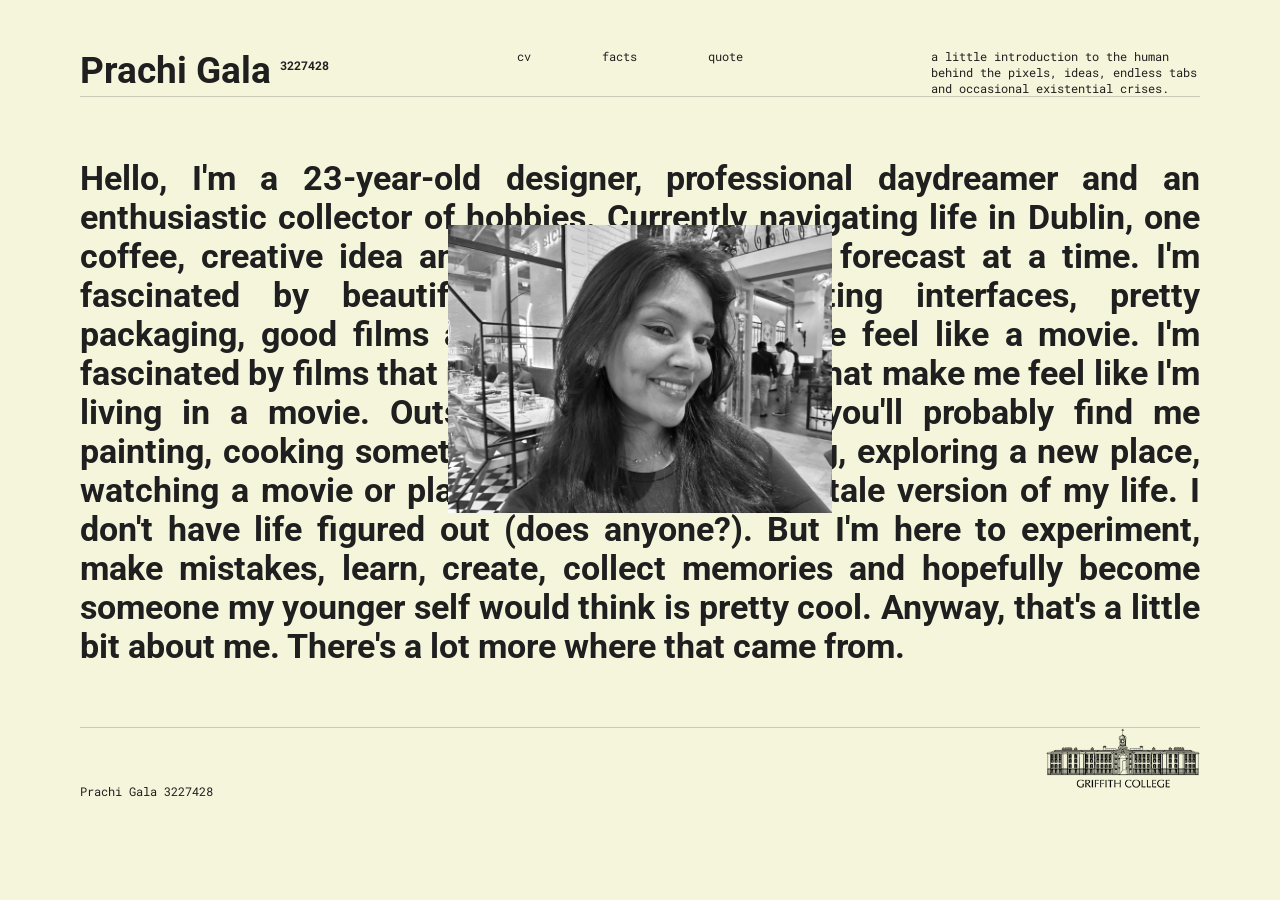
<file: index.html>
<!DOCTYPE html>
<html lang="en">
  <head>
    <meta charset="UTF-8" />
    <meta name="viewport" content="width=device-width, initial-scale=1.0" />
    <title>Personal Profile</title>
    <link rel="stylesheet" href="style.css" />
    <link rel="preconnect" href="https://fonts.googleapis.com" />
    <link rel="preconnect" href="https://fonts.gstatic.com" crossorigin />
    <link rel="preconnect" href="https://fonts.googleapis.com" />
    <link rel="preconnect" href="https://fonts.gstatic.com" crossorigin />
    <link
      href="https://fonts.googleapis.com/css2?family=Roboto+Mono:ital,wght@0,100..700;1,100..700&family=Roboto:ital,wght@0,100..900;1,100..900&display=swap"
      rel="stylesheet"
    />
  </head>
  <body>
    <header class="header">
      <div class="hello">
        <a href="index.html">
          <h3>Prachi Gala <sup>3227428</sup></h3>
        </a>
      </div>
      <nav>
        <ul>
          <li><a href="cv.html">cv</a></li>
          <li><a href="facts.html">facts</a></li>
          <li><a href="quote.html">quote</a></li>
        </ul>
      </nav>
      <div class="side_note">
        a little introduction to the human behind the pixels, ideas, endless
        tabs and occasional existential crises.
      </div>
    </header>
    <main class="page-content">
      <p class="text">
        Hello, I'm a 23-year-old designer, professional daydreamer and an
        enthusiastic collector of hobbies. Currently navigating life in Dublin,
        one coffee, creative idea and questionable weather forecast at a time.
        I'm fascinated by beautiful typography, interesting interfaces, pretty
        packaging, good films and songs that make life feel like a movie. I'm
        fascinated by films that make me cry and songs that make me feel like
        I'm living in a movie. Outside my design world, you'll probably find me
        painting, cooking something delicious, swimming, exploring a new place,
        watching a movie or planning an imaginary fairytale version of my life.
        I don't have life figured out (does anyone?). But I'm here to
        experiment, make mistakes, learn, create, collect memories and hopefully
        become someone my younger self would think is pretty cool. Anyway,
        that's a little bit about me. There's a lot more where that came from.
      </p>
      <img src="mypicture.jpeg" alt="A photograph of Prachi" class="portrait" />
    </main>
    <footer class="footer">
      <div class="side_note">Prachi Gala 3227428</div>
      <a href="https://www.griffith.ie/">
        <img src="logo copy.webp" alt="Griffith College Logo" />
      </a>
    </footer>
  </body>
</html>
</file>
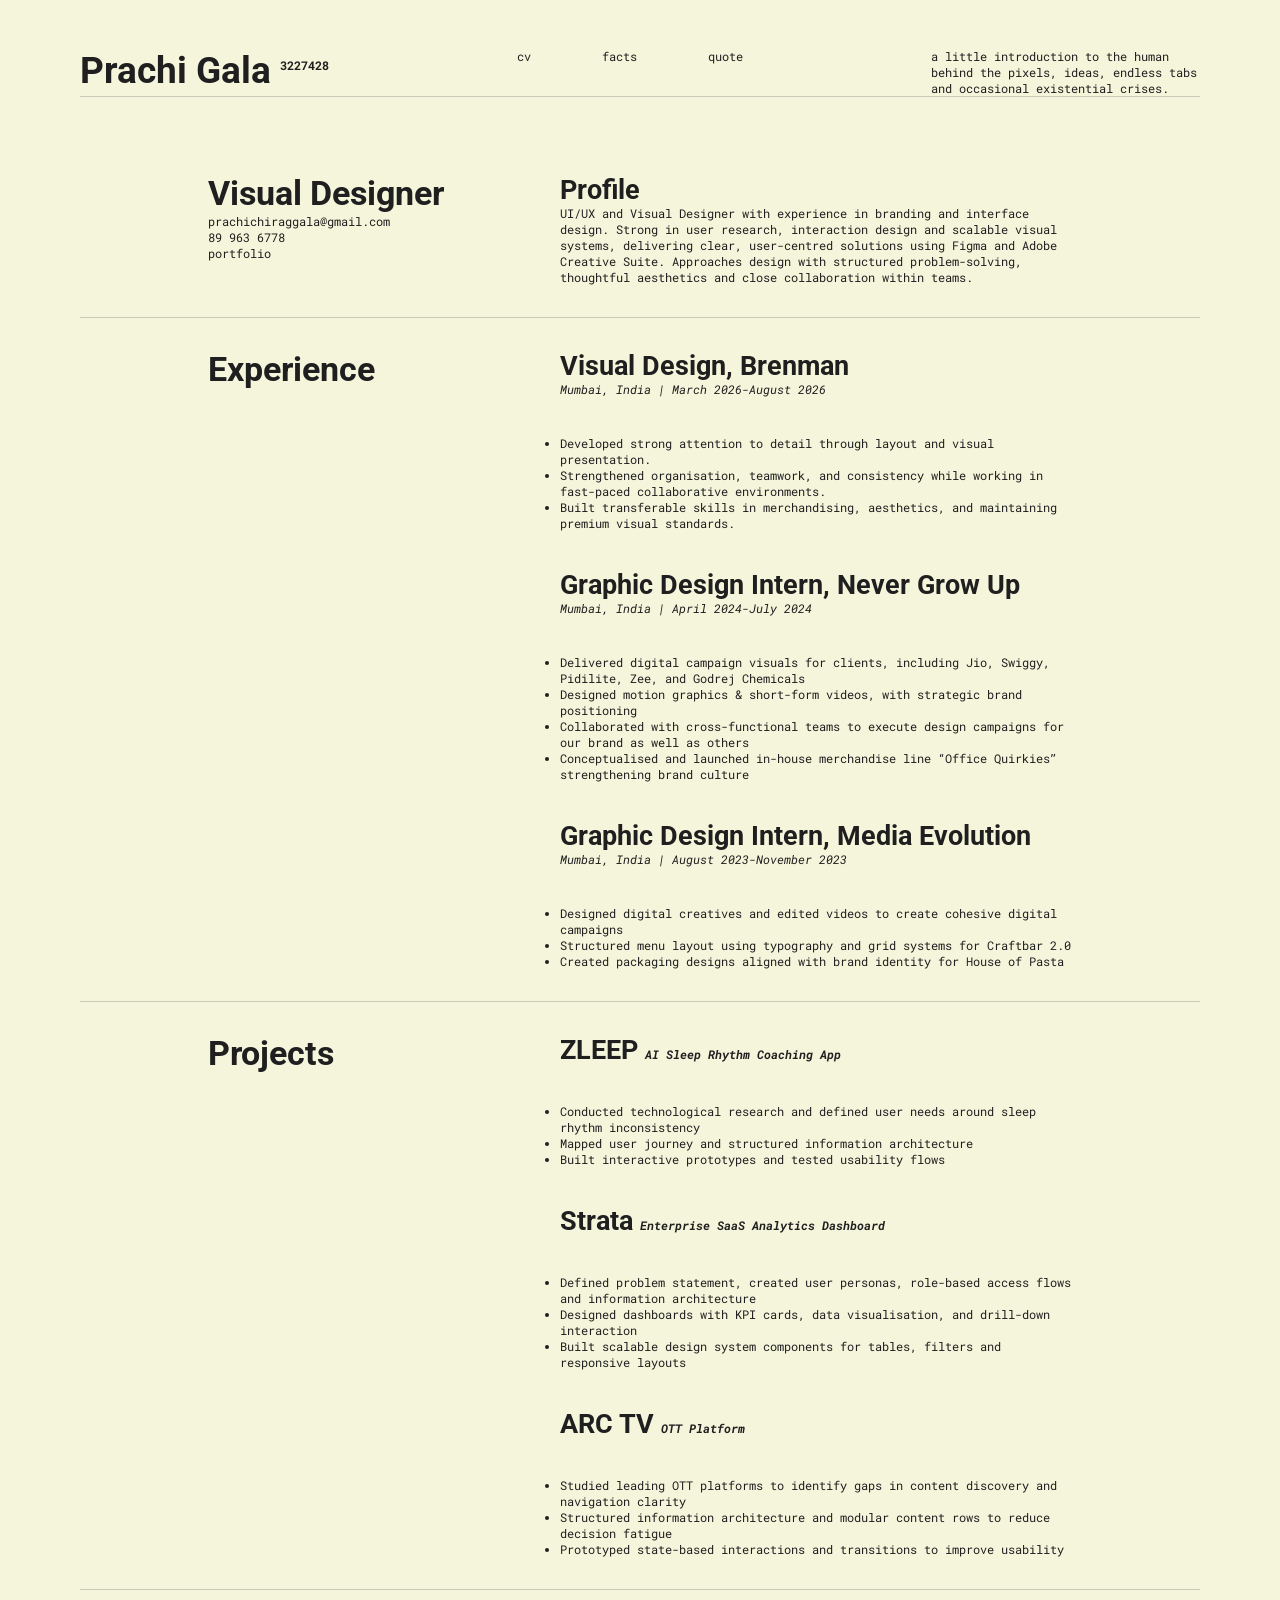
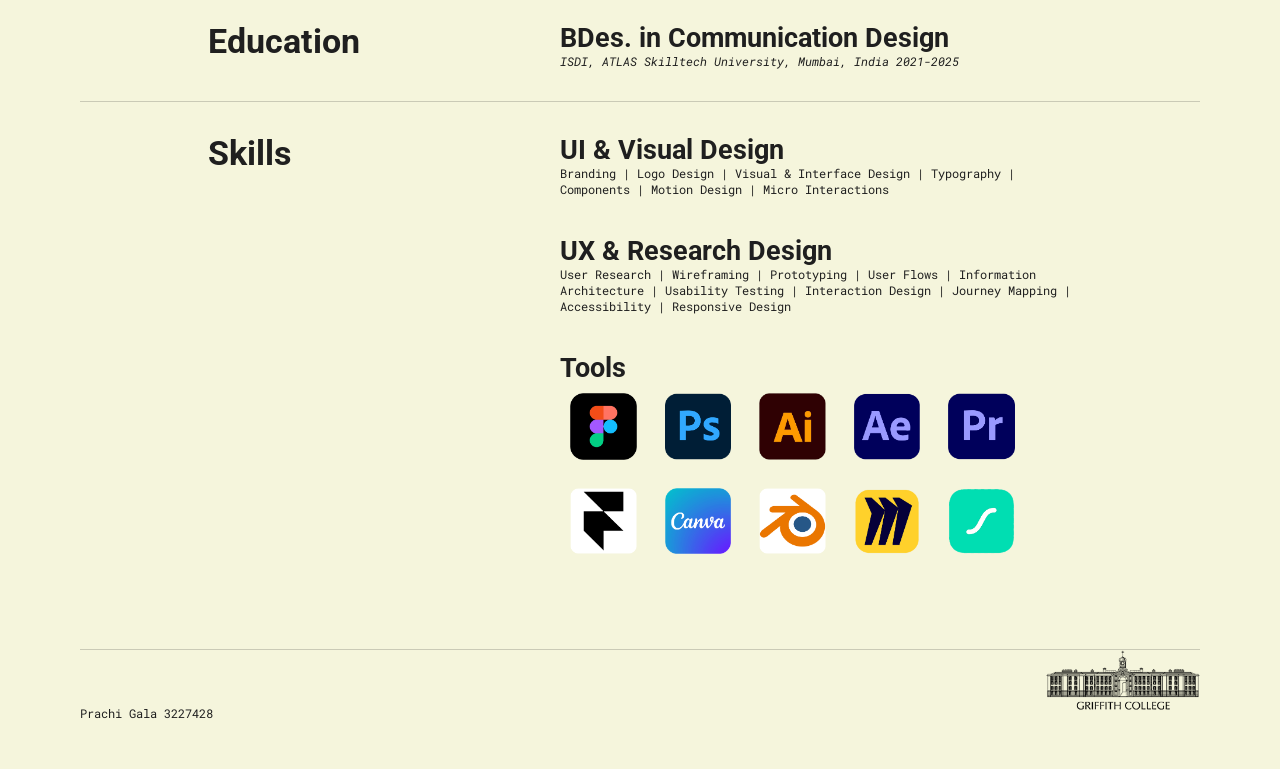
<file: cv.html>
<!DOCTYPE html>
<html lang="en">
  <head>
    <meta charset="UTF-8" />
    <meta name="viewport" content="width=device-width, initial-scale=1.0" />
    <title>Personal Profile</title>
    <link rel="stylesheet" href="style.css" />
    <link rel="preconnect" href="https://fonts.googleapis.com" />
    <link rel="preconnect" href="https://fonts.gstatic.com" crossorigin />
    <link rel="preconnect" href="https://fonts.googleapis.com" />
    <link rel="preconnect" href="https://fonts.gstatic.com" crossorigin />
    <link
      href="https://fonts.googleapis.com/css2?family=Roboto+Mono:ital,wght@0,100..700;1,100..700&family=Roboto:ital,wght@0,100..900;1,100..900&display=swap"
      rel="stylesheet"
    />
  </head>
  <body>
    <header class="header">
      <div class="hello">
        <a href="index.html">
          <h3>Prachi Gala <sup>3227428</sup></h3>
        </a>
      </div>
      <nav>
        <ul>
          <li><a href="cv.html">cv</a></li>
          <li><a href="facts.html">facts</a></li>
          <li><a href="quote.html">quote</a></li>
        </ul>
      </nav>
      <div class="side_note">
        a little introduction to the human behind the pixels, ideas, endless
        tabs and occasional existential crises.
      </div>
    </header>
    <main>
      <section>
        <div>
          <p class="text">Visual Designer</p>
          <p class="cv_text">prachichiraggala@gmail.com</p>
          <p class="cv_text">89 963 6778</p>
          <p class="cv_text">portfolio</p>
        </div>
        <div class="profile">
          <h5>Profile</h5>
          <p class="cv_text">
            UI/UX and Visual Designer with experience in branding and interface
            design. Strong in user research, interaction design and scalable
            visual systems, delivering clear, user-centred solutions using Figma
            and Adobe Creative Suite. Approaches design with structured
            problem-solving, thoughtful aesthetics and close collaboration
            within teams.
          </p>
        </div>
      </section>
      <section>
        <div>
          <p class="text">Experience</p>
        </div>
        <div class="profile">
          <h5>Visual Design, Brenman</h5>
          <p class="location">Mumbai, India | March 2026-August 2026</p>
          <br />
          <ul class="cv_text">
            <li>
              Developed strong attention to detail through layout and visual
              presentation.
            </li>
            <li>
              Strengthened organisation, teamwork, and consistency while working
              in fast-paced collaborative environments.
            </li>
            <li>
              Built transferable skills in merchandising, aesthetics, and
              maintaining premium visual standards.
            </li>
          </ul>
          <br />
          <h5>Graphic Design Intern, Never Grow Up</h5>
          <p class="location">Mumbai, India | April 2024-July 2024</p>
          <br />
          <ul class="cv_text">
            <li>
              Delivered digital campaign visuals for clients, including Jio,
              Swiggy, Pidilite, Zee, and Godrej Chemicals
            </li>
            <li>
              Designed motion graphics & short-form videos, with strategic brand
              positioning
            </li>
            <li>
              Collaborated with cross-functional teams to execute design
              campaigns for our brand as well as others
            </li>
            <li>
              Conceptualised and launched in-house merchandise line “Office
              Quirkiesˮ strengthening brand culture
            </li>
          </ul>
          <br />
          <h5>Graphic Design Intern, Media Evolution</h5>
          <p class="location">Mumbai, India | August 2023-November 2023</p>
          <br />
          <ul class="cv_text">
            <li>
              Designed digital creatives and edited videos to create cohesive
              digital campaigns
            </li>
            <li>
              Structured menu layout using typography and grid systems for
              Craftbar 2.0
            </li>
            <li>
              Created packaging designs aligned with brand identity for House of
              Pasta
            </li>
          </ul>
        </div>
      </section>
      <section>
        <div>
          <p class="text">Projects</p>
        </div>
        <div class="profile">
          <h5>
            ZLEEP <span class="location"> AI Sleep Rhythm Coaching App</span>
          </h5>
          <br />
          <ul class="cv_text">
            <li>
              Conducted technological research and defined user needs around
              sleep rhythm inconsistency
            </li>
            <li>Mapped user journey and structured information architecture</li>
            <li>Built interactive prototypes and tested usability flows</li>
          </ul>
          <br />
          <h5>
            Strata
            <span class="location"> Enterprise SaaS Analytics Dashboard</span>
          </h5>
          <br />
          <ul class="cv_text">
            <li>
              Defined problem statement, created user personas, role-based
              access flows and information architecture
            </li>
            <li>
              Designed dashboards with KPI cards, data visualisation, and
              drill-down interaction
            </li>
            <li>
              Built scalable design system components for tables, filters and
              responsive layouts
            </li>
          </ul>
          <br />
          <h5>ARC TV <span class="location"> OTT Platform</span></h5>
          <br />
          <ul class="cv_text">
            <li>
              Studied leading OTT platforms to identify gaps in content
              discovery and navigation clarity
            </li>
            <li>
              Structured information architecture and modular content rows to
              reduce decision fatigue
            </li>
            <li>
              Prototyped state-based interactions and transitions to improve
              usability
            </li>
          </ul>
        </div>
      </section>
      <section>
        <div>
          <p class="text">Education</p>
        </div>
        <div class="profile">
          <h5>BDes. in Communication Design</h5>
          <p class="location">
            ISDI, ATLAS Skilltech University, Mumbai, India 2021-2025
          </p>
        </div>
      </section>
      <section>
        <div>
          <p class="text">Skills</p>
        </div>
        <div class="profile">
          <h5>UI & Visual Design</h5>
          <p class="cv_text">
            Branding | Logo Design | Visual & Interface Design | Typography |
            Components | Motion Design | Micro Interactions
          </p>
          <br />
          <h5>UX & Research Design</h5>
          <p class="cv_text">
            User Research | Wireframing | Prototyping | User Flows | Information
            Architecture | Usability Testing | Interaction Design | Journey
            Mapping | Accessibility | Responsive Design
          </p>
          <br />
          <h5>Tools</h5>
          <div>
            <img src="figmalogo.png" alt="figma logo" class="tools" />
            <img src="photoshop logo.png" alt="photoshop logo" class="tools" />
            <img
              src="illustrator logo.png"
              alt="illustrator logo"
              class="tools"
            />
            <img
              src="after effects logo.png"
              alt="after effects logo"
              class="tools"
            />
            <img src="premiere pro.png" alt="premiere pro logo" class="tools" />
            <img src="framer logo.png" alt="framer logo" class="tools" />
            <img src="canva logo.png" alt="canva logo" class="tools" />
            <img src="blender logo.png" alt="blender logo" class="tools" />
            <img src="miro logo.png" alt="miro logo" class="tools" />
            <img src="lottie logo.png" alt="lottie logo" class="tools" />
          </div>
        </div>
      </section>
    </main>
    <footer class="footer">
      <div class="side_note">Prachi Gala 3227428</div>
      <a href="https://www.griffith.ie/">
        <img src="logo copy.webp" alt="Griffith College Logo" />
      </a>
    </footer>
  </body>
</html>
</file>
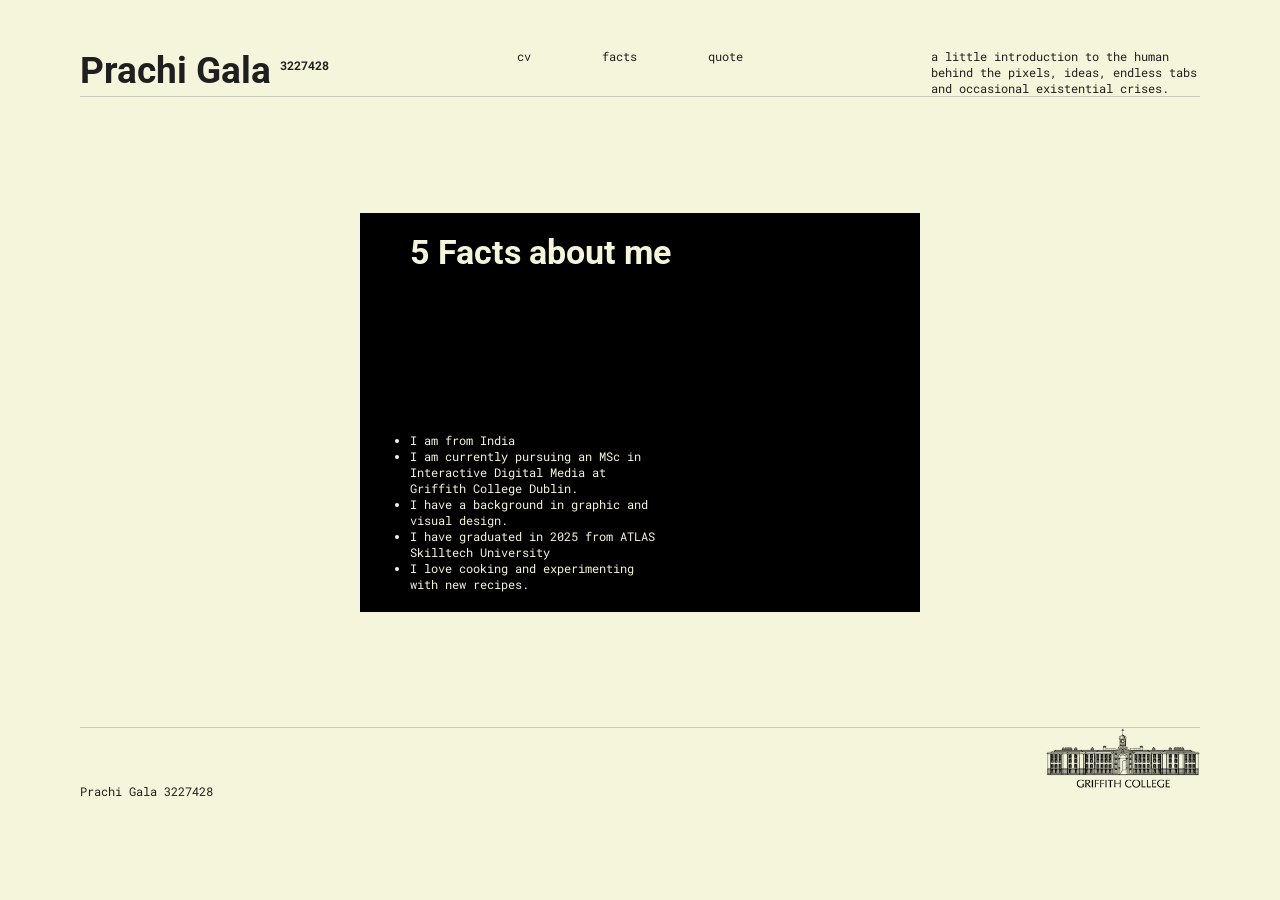
<file: facts.html>
<!DOCTYPE html>
<html lang="en">
  <head>
    <meta charset="UTF-8" />
    <meta name="viewport" content="width=device-width, initial-scale=1.0" />
    <title>Personal Profile</title>
    <link rel="stylesheet" href="style.css" />
    <link rel="preconnect" href="https://fonts.googleapis.com" />
    <link rel="preconnect" href="https://fonts.gstatic.com" crossorigin />
    <link rel="preconnect" href="https://fonts.googleapis.com" />
    <link rel="preconnect" href="https://fonts.gstatic.com" crossorigin />
    <link
      href="https://fonts.googleapis.com/css2?family=Roboto+Mono:ital,wght@0,100..700;1,100..700&family=Roboto:ital,wght@0,100..900;1,100..900&display=swap"
      rel="stylesheet"
    />
  </head>
  <body>
    <header class="header">
      <div class="hello">
        <a href="index.html">
          <h3>Prachi Gala <sup>3227428</sup></h3>
        </a>
      </div>
      <nav>
        <ul>
          <li><a href="cv.html">cv</a></li>
          <li><a href="facts.html">facts</a></li>
          <li><a href="quote.html">quote</a></li>
        </ul>
      </nav>
      <div class="side_note">
        a little introduction to the human behind the pixels, ideas, endless
        tabs and occasional existential crises.
      </div>
    </header>
    <main class="page-content">
      <div class="card_facts">
        <div class="card_carousel" id="carousel">
          <a href="#card_1" class="card" id="card_3">
            <h1 class="text">5 Facts about me</h1>
            <div class="card_div">
              <ul>
                <li>I am from India</li>
                <li>
                  I am currently pursuing an MSc in Interactive Digital Media at
                  Griffith College Dublin.
                </li>
                <li>I have a background in graphic and visual design.</li>
                <li>
                  I have graduated in 2025 from ATLAS Skilltech University
                </li>
                <li>I love cooking and experimenting with new recipes.</li>
              </ul>
            </div>
          </a>
          <a href="#card_2" class="card" id="card_1">
            <h1 class="text">5 Favourite Films</h1>
            <div class="card_div">
              <ol>
                <li>Petal album by Ariana Grande</li>
                <li>Avengers</li>
                <li>Harry Potter</li>
                <li>Atomic Habits</li>
                <li>So close to what by Tate McRae</li>
              </ol>
            </div>
          </a>

          <a href="#card_3" class="card" id="card_2">
            <h1 class="text">5 Favourite Websites</h1>
            <div class="card_div">
              <ul>
                <li>Netflix</li>
                <li>Fontshare</li>
                <li>Cosmos</li>
                <li>Chloe Ting Fitness</li>
                <li>Jigsaw Puzzle</li>
              </ul>
            </div>
          </a>
        </div>
      </div>
    </main>
    <footer class="footer">
      <div class="side_note">Prachi Gala 3227428</div>
      <a href="https://www.griffith.ie/">
        <img src="logo copy.webp" alt="Griffith College Logo" />
      </a>
    </footer>
  </body>
</html>
</file>
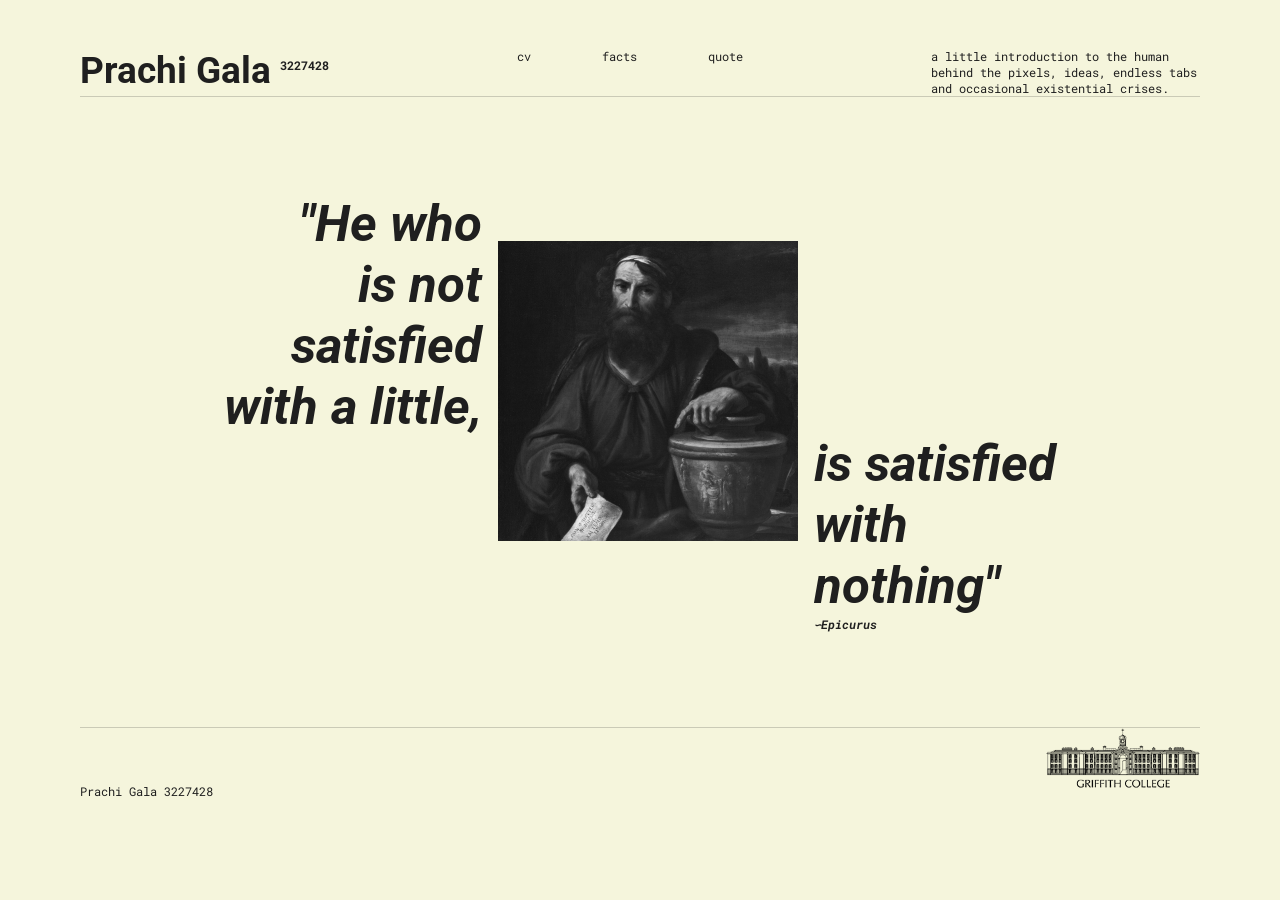
<file: quote.html>
<!DOCTYPE html>
<html lang="en">
  <head>
    <meta charset="UTF-8" />
    <meta name="viewport" content="width=device-width, initial-scale=1.0" />
    <title>Personal Profile</title>
    <link rel="stylesheet" href="style.css" />
    <link rel="preconnect" href="https://fonts.googleapis.com" />
    <link rel="preconnect" href="https://fonts.gstatic.com" crossorigin />
    <link rel="preconnect" href="https://fonts.googleapis.com" />
    <link rel="preconnect" href="https://fonts.gstatic.com" crossorigin />
    <link
      href="https://fonts.googleapis.com/css2?family=Roboto+Mono:ital,wght@0,100..700;1,100..700&family=Roboto:ital,wght@0,100..900;1,100..900&display=swap"
      rel="stylesheet"
    />
  </head>
  <body>
    <header class="header">
      <div class="hello">
        <a href="index.html">
          <h3>Prachi Gala <sup>3227428</sup></h3>
        </a>
      </div>
      <nav>
        <ul>
          <li><a href="cv.html">cv</a></li>
          <li><a href="facts.html">facts</a></li>
          <li><a href="quote.html">quote</a></li>
        </ul>
      </nav>
      <div class="side_note">
        a little introduction to the human behind the pixels, ideas, endless
        tabs and occasional existential crises.
      </div>
    </header>
    <main class="page-content">
      <div class="quote_div">
        <div class="quote1">
          <p>
            "He who <br />
            is not<br />
            satisfied <br />
            with a little,
          </p>
        </div>
        <img
          src="epicurus.png"
          alt="A photograph of Philosopher"
          class="portrait2"
        />
        <div class="quote2">
          <p>
            is satisfied <br />
            with <br />
            nothing"
          </p>
          <p class="author">∽Epicurus</p>
        </div>
      </div>
    </main>
    <footer class="footer">
      <div class="side_note">Prachi Gala 3227428</div>
      <a href="https://www.griffith.ie/">
        <img src="logo copy.webp" alt="Griffith College Logo" />
      </a>
    </footer>
  </body>
</html>
</file>
<file: style.css>
* {
  margin: 0;
  padding: 0;
}

body {
  background-color: beige;
  color: rgb(31, 31, 31);
  font-size: 32px;
  padding: 3rem 5rem;
  display: flex;
  flex-direction: column;
  font-family: "Roboto", sans-serif;
}
.page-content {
  flex: 1;
  min-height: 60vh;
  display: flex;
  align-items: center;
  justify-content: center;
}
.header {
  display: flex;
  justify-content: space-between;
  margin-bottom: 45px;
  border-bottom: 1px solid rgba(31, 31, 31, 0.2);
}
.header a {
  text-decoration: none;
  color: rgb(31, 31, 31);
}
.hello sup {
  font-size: 0.75rem;
  font-family: "Roboto Mono", monospace;
}
nav {
  font-size: 0.75rem;
  font-family: "Roboto Mono", monospace;
}
nav ul li {
  display: inline;
  padding: 0rem 2rem;
}
.side_note {
  font-size: 0.75rem;
  width: 21vw;
  font-family: "Roboto Mono", monospace;
}
.text {
  font-size: 2.1rem;
  font-weight: 700;
  text-align: justify;
}
.portrait {
  position: absolute;
  width: 30%;
  object-fit: cover;
  top: 25%;
  left: 50%;
  transform: translateX(-50%);
  cursor: cell;
  filter: grayscale(100%);
  transition: transform 0.65s cubic-bezier(0.2, 0.8, 0.2, 1), filter 0.5s ease;
}
.portrait:hover {
  transform: translate(240px, 180px) rotate(-6deg);
  filter: grayscale(0%);
}
footer {
  display: flex;
  justify-content: space-between;
  margin-top: 45px;
  border-top: 1px solid rgba(31, 31, 31, 0.2);
}
footer div {
  margin-top: 55px;
}
footer img {
  width: 12vw;
}
.cv_text {
  font-size: 0.75rem;
  font-family: "Roboto Mono", monospace;
}
.cvportrait {
  width: 25%;
}
section {
  display: flex;
  padding: 2rem 8rem;
  justify-content: space-between;
  border-bottom: 1px solid rgba(31, 31, 31, 0.2);
}
section:last-child {
  border-bottom: none;
}
.profile {
  width: 40vw;
}
.location {
  font-size: 0.75rem;
  font-family: "Roboto Mono", monospace;
  font-style: italic;
}
.tools {
  width: 13%;
  padding: 10px;
  transition: transform 0.65s cubic-bezier(0.2, 0.8, 0.2, 1);
}
.tools:hover {
  transform: translate(10px, 10px) rotate(5deg);
}

.quote_div {
  display: flex;
  justify-content: center;
  gap: 1rem;
}
.quote1 {
  font-size: 3.2rem;
  font-weight: 700;
  font-style: italic;
  text-align: right;
}
.quote2 {
  font-size: 3.2rem;
  font-weight: 700;
  font-style: italic;
  padding-top: 15rem;
}
.portrait2 {
  width: 300px;
  height: 300px;
  padding-top: 3rem;
  filter: grayscale(100%);
}
.portrait2:hover {
  filter: grayscale(0%);
}

.author {
  font-size: 0.75rem;
  font-family: "Roboto Mono", monospace;
  text-align: left;
}
.card_facts {
  width: 50%;
  padding: 0rem 20rem;
}
.card_carousel {
  display: flex;
  overflow-x: auto;
  scroll-behavior: smooth;
  scrollbar-width: none;
}
.card {
  position: relative;
  flex: 0 0 100%;
  box-sizing: border-box;
  background-color: black;
  color: beige;
  padding: 20px 50px;
  display: flex;
  flex-direction: column;
  justify-content: center;
  text-decoration: none;
  scroll-snap-align: start;
  scroll-snap-stop: always;
  transition: background 0.3s ease;
}
.card_div {
  max-width: 250px;
  font-size: 0.75rem;
  font-family: "Roboto Mono", monospace;
  padding-top: 10rem;
}
.card_div li:hover {
  
}
.card:hover {
  background: #191919;
}
</file>
